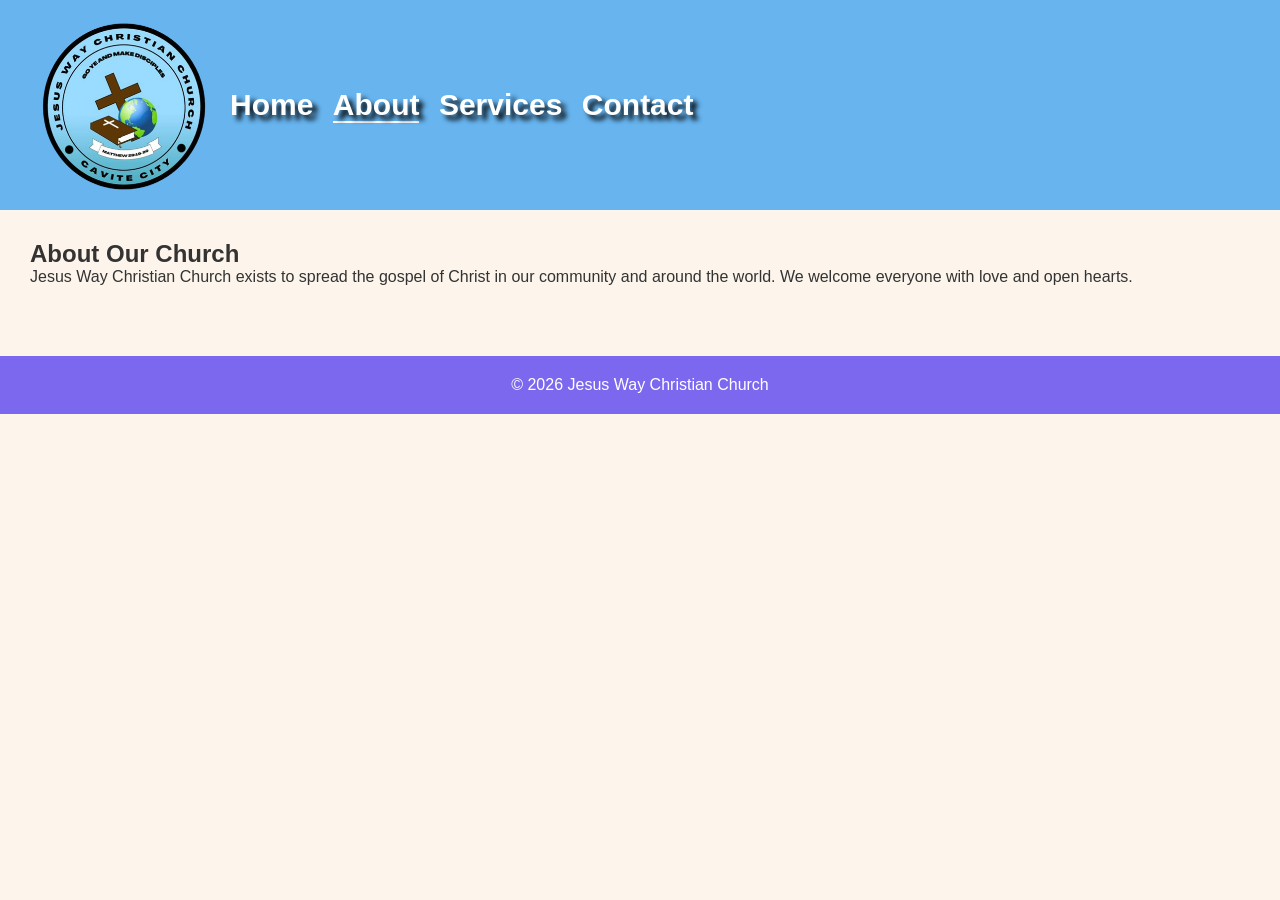
<file: about.html>
<!DOCTYPE html>
<html lang="en">
<head>
    <meta charset="UTF-8">
    <meta name="viewport" content="width=device-width, initial-scale=1.0">
    <title>About Us</title>
    <link rel="stylesheet" href="style.css">
</head>
<body>

<header>
    <img src="golo.png" class="logo" alt="Church Logo">
    <nav>
        <a href="index.html">Home</a>
        <a href="about.html" class="active">About</a>
        <a href="Services.html">Services</a>
        <a href="contact.html">Contact</a>

    </nav>
</header>

<main>
    <h2>About Our Church</h2>
    <p>Jesus Way Christian Church exists to spread the gospel of Christ in our community and around the world. We welcome everyone with love and open hearts.</p>
</main>

<footer>
    &copy; 2026 Jesus Way Christian Church
</footer>

</body>
</html>
</file>
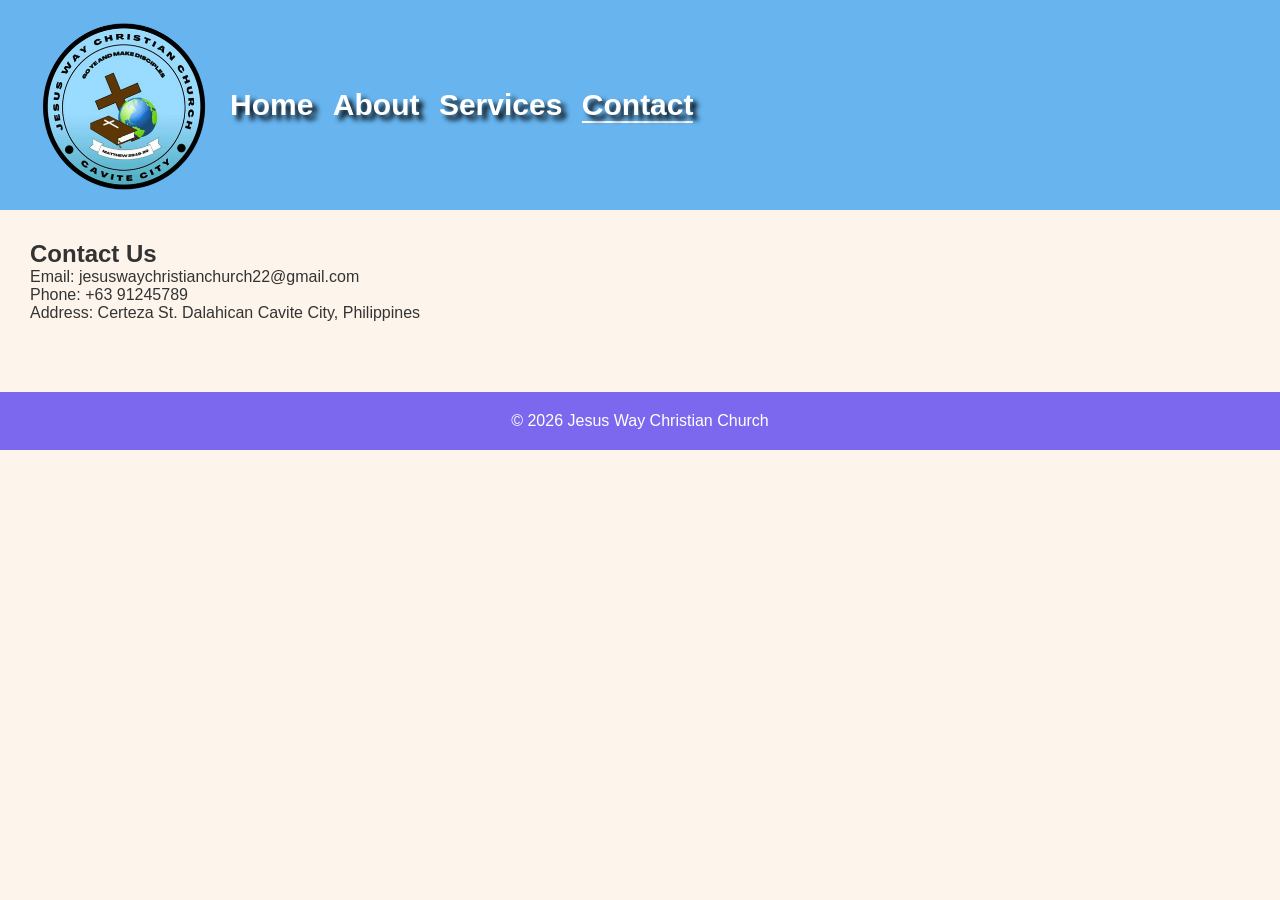
<file: contact.html>
<!DOCTYPE html>
<html lang="en">
<head>
    <meta charset="UTF-8">
    <meta name="viewport" content="width=device-width, initial-scale=1.0">
    <title>Contact Us</title>
    <link rel="stylesheet" href="style.css">
</head>
<body>

<header>
    <img src="golo.png" class="logo" alt="Church Logo">
    <nav>
        <a href="index.html">Home</a>
        <a href="about.html">About</a>
        <a href="Services.html">Services</a>
        <a href="contact.html" class="active">Contact</a>
    </nav>
</header>

<main>
    <h2>Contact Us</h2>
    <p>Email: jesuswaychristianchurch22@gmail.com</p>
    <p>Phone: +63 91245789</p>
    <p>Address: Certeza St. Dalahican Cavite City, Philippines</p>
</main>

<footer>
    &copy; 2026 Jesus Way Christian Church
</footer>

</body>
</html>
</file>
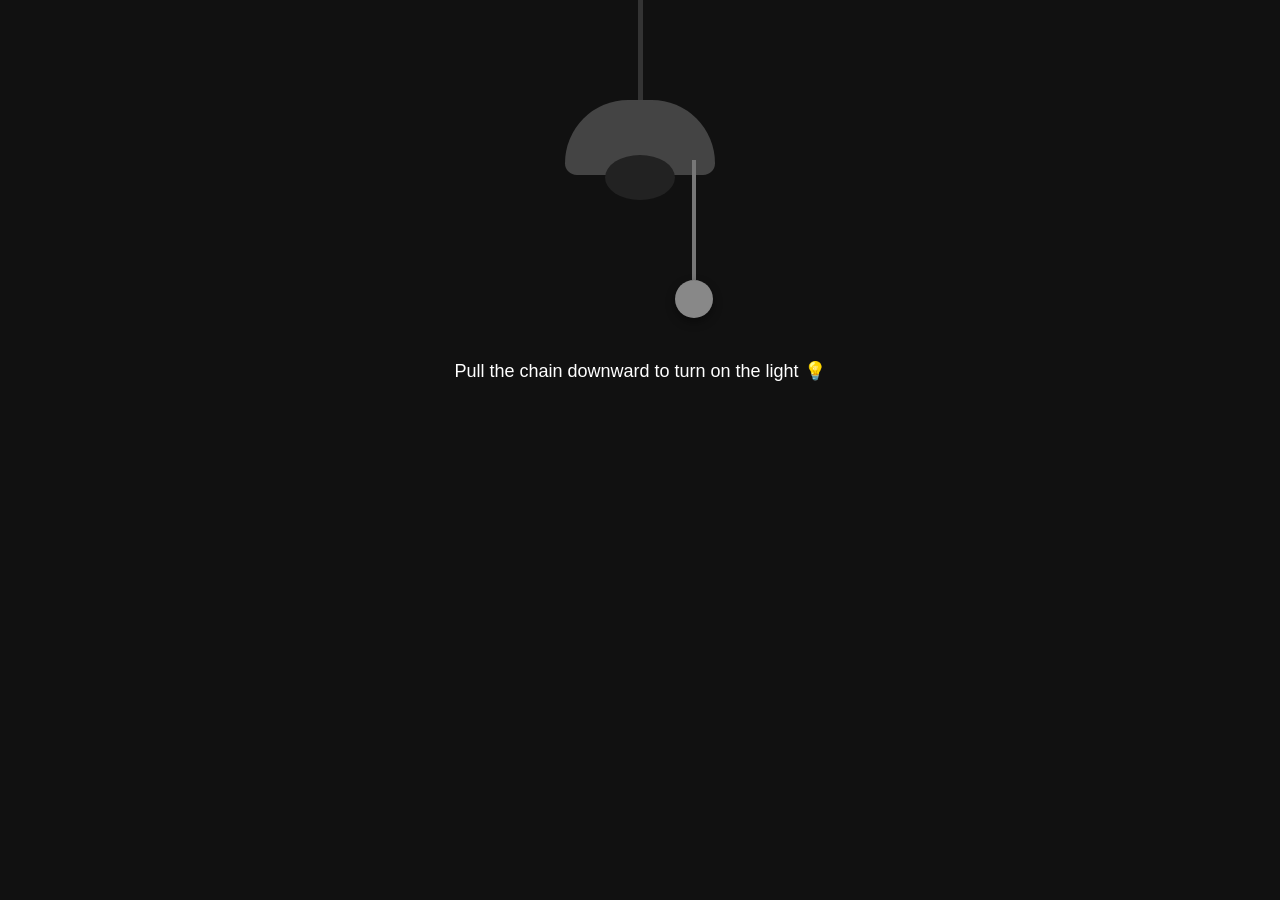
<file: login.html>
<!DOCTYPE html>
<html lang="en">

<head>

    <meta charset="UTF-8">

    <meta name="viewport" content="width=device-width, initial-scale=1.0">

    <title>Login | Jesus Way Christian Church</title>

    <!-- CONNECT CSS -->
    <link rel="stylesheet" href="login.css">

</head>


<body>


    <!-- MAIN LOGIN PAGE -->

    <div class="login-page" id="loginPage">


        <!-- =====================
             LAMP
        ====================== -->

        <div class="lamp-container">


            <!-- LAMP WIRE -->

            <div class="lamp-wire"></div>


            <!-- LAMP -->

            <div class="lamp">

                <!-- LIGHT BULB -->

                <div class="lamp-light"></div>

            </div>


            <!-- =====================
                 PULL CHAIN
            ====================== -->

            <div class="pull-chain-container">


                <!-- CHAIN -->

                <div
                    class="pull-chain"
                    id="pullChain">
                </div>


                <!-- HANDLE -->

                <div
                    class="pull-handle"
                    id="pullHandle">
                </div>


            </div>


        </div>


        <!-- =====================
             INSTRUCTION
        ====================== -->

        <p
            class="instruction"
            id="instruction">

            Pull the chain downward to turn on the light 💡

        </p>


        <!-- =====================
             LOGIN BOX
        ====================== -->

        <div
            class="login-box"
            id="loginBox">


            <h1>Welcome</h1>

            <p>Jesus Way Christian Church</p>


            <!-- LOGIN FORM -->

            <form id="loginForm">


                <!-- USERNAME -->

                <input
                    type="text"
                    id="username"
                    placeholder="Username"
                    required
                >


                <!-- PASSWORD -->

                <input
                    type="password"
                    id="password"
                    placeholder="Password"
                    required
                >


                <!-- LOGIN BUTTON -->

                <button type="submit">

                    LOGIN

                </button>


                <!-- ERROR MESSAGE -->

                <p id="errorMessage"></p>


            </form>


        </div>


    </div>


    <!-- CONNECT JAVASCRIPT -->

    <script src="login.js"></script>


</body>

</html>
</file>
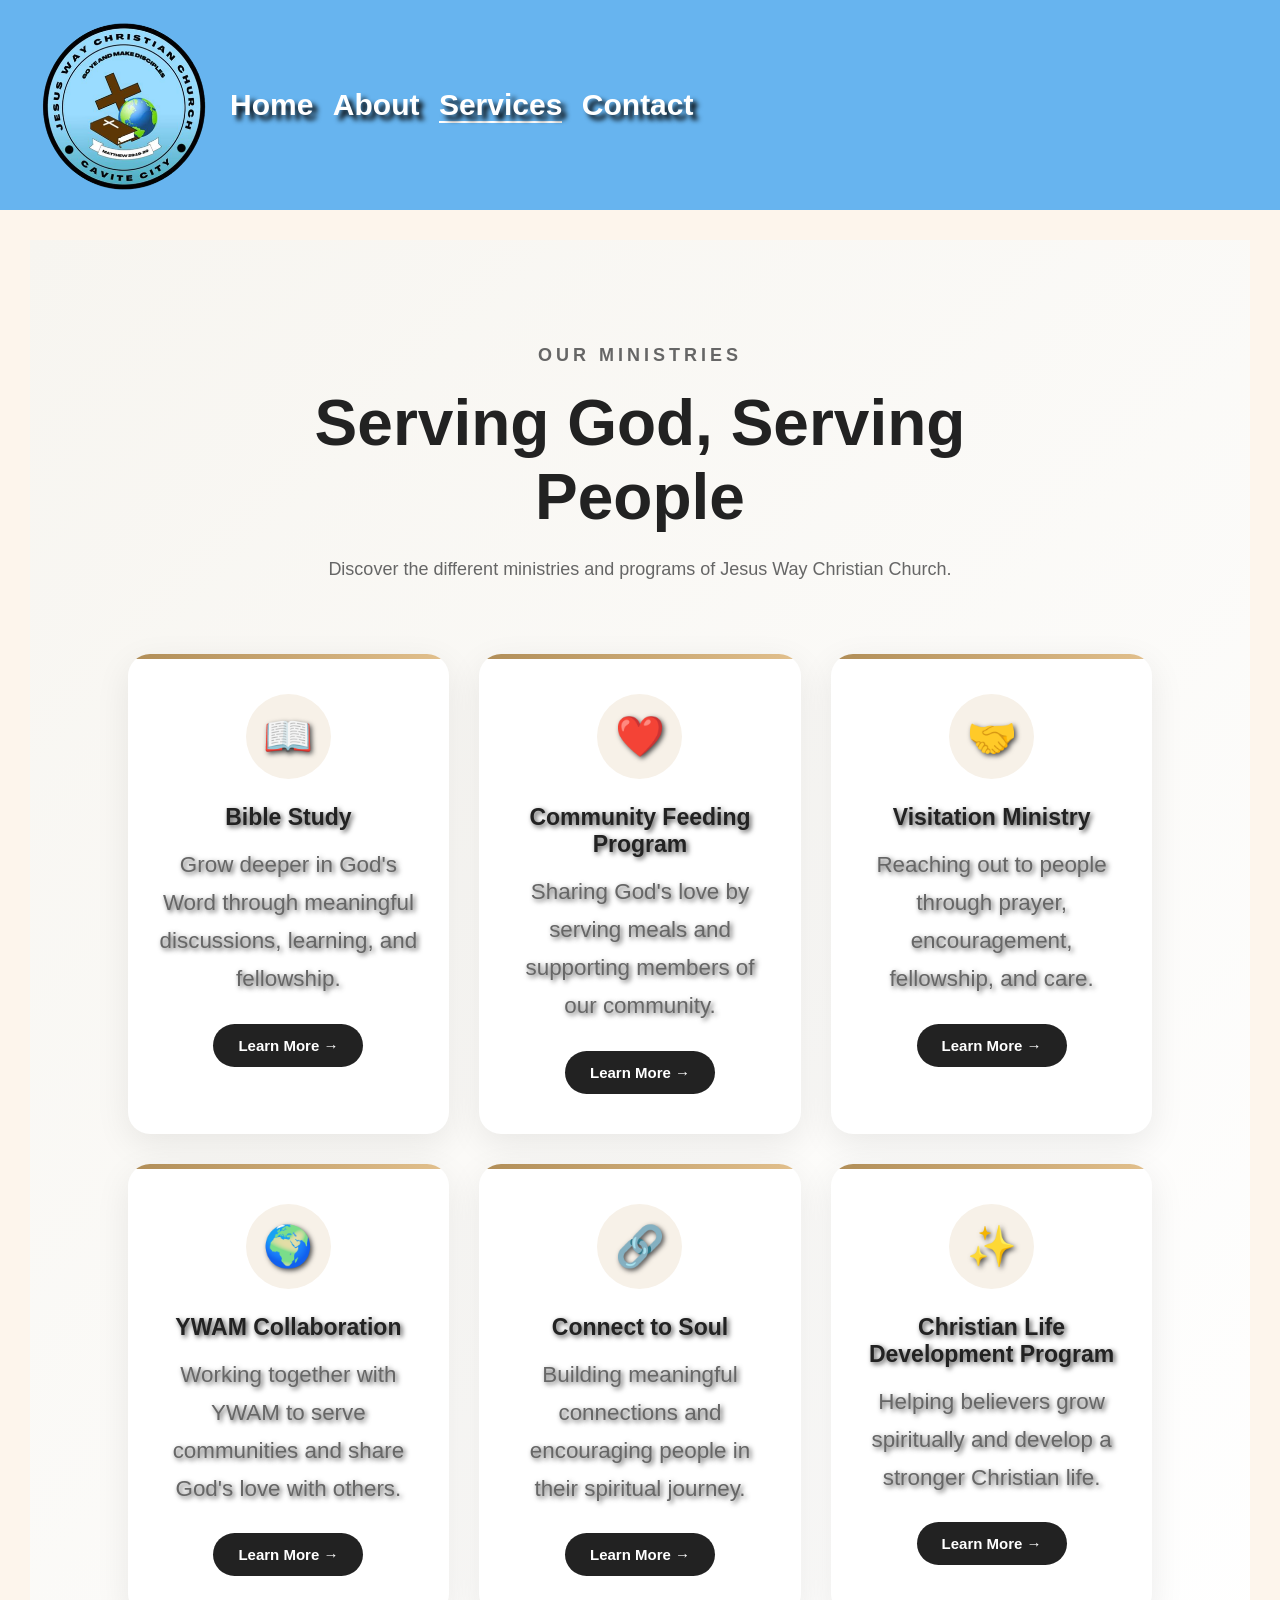
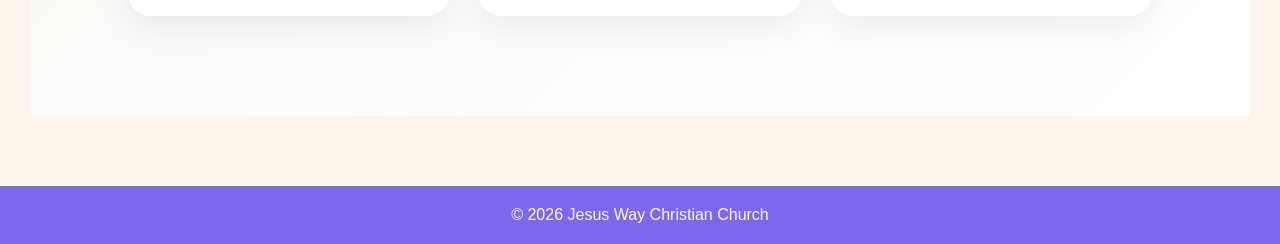
<file: Services.html>
<!DOCTYPE html>
<html lang="en">
<head>
    <meta charset="UTF-8">
    <meta name="viewport" content="width=device-width, initial-scale=1.0">
    <title>Services</title>
    <link rel="stylesheet" href="style.css">
</head>
<body>

<header>
    <img src="golo.png" class="logo" alt="Church Logo">
    <nav>
        <a href="index.html">Home</a>
        <a href="about.html">About</a>
        <a href="Services.html" class="active">Services</a>
        <a href="contact.html">Contact</a>
    </nav>
</header>

<main>
    
       <!-- =====================================
     SERVICES / MINISTRIES
===================================== -->

<section class="services-page">

    <!-- HEADER -->

    <div class="services-header">

        <p class="services-small-title">
            OUR MINISTRIES
        </p>

        <h1>
            Serving God, Serving People
        </h1>

        <p>
            Discover the different ministries and programs of
            Jesus Way Christian Church.
        </p>

    </div>


    <!-- SERVICES CARDS -->

    <div class="services-grid">


        <!-- =====================
             BIBLE STUDY
        ====================== -->

        <div class="service-card">

            <div class="service-icon">
                📖
            </div>

            <h2>
                Bible Study
            </h2>

            <p>
                Grow deeper in God's Word through meaningful
                discussions, learning, and fellowship.
            </p>

            <button class="service-btn" onclick="openService('bible')">
                Learn More →
            </button>

        </div>


        <!-- =====================
             COMMUNITY FEEDING
        ====================== -->

        <div class="service-card">

            <div class="service-icon">
                ❤️
            </div>

            <h2>
                Community Feeding Program
            </h2>

            <p>
                Sharing God's love by serving meals and
                supporting members of our community.
            </p>

            <button
                class="service-btn"
                onclick="openService('Community Feeding Program')">

                Learn More →

            </button>

        </div>


        <!-- =====================
             VISITATION MINISTRY
        ====================== -->

        <div class="service-card">

            <div class="service-icon">
                🤝
            </div>

            <h2>
                Visitation Ministry
            </h2>

            <p>
                Reaching out to people through prayer,
                encouragement, fellowship, and care.
            </p>

            <button
                class="service-btn"
                onclick="openService('Visitation Ministry')">

                Learn More →

            </button>

        </div>


        <!-- =====================
             YWAM
        ====================== -->

        <div class="service-card">

            <div class="service-icon">
                🌍
            </div>

            <h2>
                YWAM Collaboration
            </h2>

            <p>
                Working together with YWAM to serve communities
                and share God's love with others.
            </p>

            <button
                class="service-btn"
                onclick="openService('YWAM Collaboration')">

                Learn More →

            </button>

        </div>


        <!-- =====================
             CONNECT TO SOUL
        ====================== -->

        <div class="service-card">

            <div class="service-icon">
                🔗
            </div>

            <h2>
                Connect to Soul
            </h2>

            <p>
                Building meaningful connections and encouraging
                people in their spiritual journey.
            </p>

            <button
                class="service-btn"
                onclick="openService('Connect to Soul')">

                Learn More →

            </button>

        </div>


        <!-- =====================
             CHRISTIAN LIFE DEVELOPMENT
        ====================== -->

        <div class="service-card">

            <div class="service-icon">
                ✨
            </div>

            <h2>
                Christian Life Development Program
            </h2>

            <p>
                Helping believers grow spiritually and develop
                a stronger Christian life.
            </p>

            <button
                class="service-btn"
                onclick="openService('Christian Life Development Program')">

                Learn More →

            </button>

        </div>


    </div>

</section>
</main>

<!-- SERVICE INFORMATION POPUP -->

<div class="service-modal" id="serviceModal">

    <div class="modal-content">

        <!-- CLOSE BUTTON -->

        <button
            class="close-modal"
            onclick="closeService()">

            &times;

        </button>


        <!-- ICON -->

        <div
            class="modal-icon"
            id="modalIcon">

        </div>


        <!-- TITLE -->

        <h2 id="modalTitle">
            Service Title
        </h2>


        <!-- INFORMATION -->

        <p id="modalDescription">
            Service information will appear here.
        </p>


        <!-- ADDITIONAL INFORMATION -->

        <div class="modal-details">

            <h3>
                About This Ministry
            </h3>

            <p id="modalDetails">

            </p>

        </div>


    </div>

</div>


<!-- CONNECT JAVASCRIPT -->

<script src="script.js"></script>

<footer>
    &copy; 2026 Jesus Way Christian Church
</footer>

</body>
</html>
</file>
<file: style.css>
* {
    margin: 0;
    padding: 0;
    box-sizing: border-box;
}

/* 
   BODY
 */
body {
    font-family: Arial, sans-serif;
    background: rgb(253, 245, 236);
    color: #333;
}

/* 
   HEADER
*/
header {
    display: flex;
    align-items: center;
    padding: 15px 30px;
    background: #1c95f2a9;
    color: white;
}

header .logo {
    width: 180px;
    height: 180px;
    margin-right: 20px;
    border-radius: 50%;
}

header nav a {
    color: white;
    text-decoration: none;
    margin-right: 15px;
    font-weight: bold;
    font-size: 30px;
    text-shadow: 5px 5px 5px black;
}

header nav a.active {
    border-bottom: 2px solid #fff;
}


/* 
   HERO SECTION 
*/
.hero {
    position: relative;
    height: 100vh; /* Full screen height */
    background: url(DSC04846.JPG) center/cover no-repeat;
    display: flex;
    align-items: center;
    justify-content: center;
    text-align: center;
    color: white;
    
    
}

/* ========================================
   MODERN ANIMATED HERO SECTION
======================================== */


/* HERO */

.hero {

    height: 100vh;

    min-height: 650px;

    position: relative;

    overflow: hidden;

    display: flex;

    align-items: center;

    justify-content: center;

    text-align: center;

}


/* ========================================
   MOVING BACKGROUND
======================================== */

.hero-background {

    position: absolute;

    top: -5%;

    left: -5%;

    width: 110%;

    height: 110%;


    /* CHANGE hero.jpg TO YOUR IMAGE NAME */

    background-image: url("hero.jpg");

    background-size: cover;

    background-position: center;

    background-repeat: no-repeat;


    animation: moveBackground 20s ease-in-out infinite alternate;

    z-index: 0;

}


/* BACKGROUND MOVEMENT */

@keyframes moveBackground {

    0% {

        transform: scale(1);

        background-position: center center;

    }


    50% {

        transform: scale(1.1);

        background-position: 55% 45%;

    }


    100% {

        transform: scale(1.15);

        background-position: 45% 55%;

    }

}


/* ========================================
   DARK OVERLAY
======================================== */

.hero-overlay {

    position: absolute;

    inset: 0;

    background:

        linear-gradient(
            rgba(0, 0, 0, 0.65),
            rgba(0, 0, 0, 0.45)
        );

    z-index: 1;

}


/* ========================================
   HERO CONTENT
======================================== */

.hero-content {

    position: relative;

    z-index: 2;

    color: white;

    max-width: 1000px;

    padding: 20px;

}


/* WELCOME TEXT */

.welcome-text {

    font-size: 18px;

    letter-spacing: 6px;

    font-weight: bold;

    margin-bottom: 20px;

    color: #f4d27a;

    opacity: 0;

    animation: fadeDown 1s ease forwards;

}


/* MAIN TITLE */

.hero-content h1 {

    font-size: clamp(45px, 7vw, 100px);

    line-height: 1;

    margin-bottom: 25px;

    text-transform: uppercase;

    letter-spacing: 3px;

    opacity: 0;

    animation: fadeUp 1.2s ease forwards;

    animation-delay: 0.4s;

}


/* SUBTITLE */

.hero-subtitle {

    font-size: clamp(18px, 2vw, 26px);

    letter-spacing: 2px;

    margin-bottom: 35px;

    opacity: 0;

    animation: fadeUp 1.2s ease forwards;

    animation-delay: 0.8s;

}


.hero-subtitle span {

    color: #f4d27a;

    margin: 0 8px;

}


/* ========================================
   BUTTONS
======================================== */

.hero-buttons {

    display: flex;

    justify-content: center;

    gap: 15px;

    flex-wrap: wrap;

    opacity: 0;

    animation: fadeUp 1s ease forwards;

    animation-delay: 1.2s;

}


.hero-btn {

    padding: 15px 30px;

    border-radius: 30px;

    text-decoration: none;

    font-weight: bold;

    transition: all 0.3s ease;

}


/* PRIMARY BUTTON */

.primary-btn {

    background: #f4d27a;

    color: #222;

}


/* SECONDARY BUTTON */

.secondary-btn {

    border: 2px solid white;

    color: white;

}


/* BUTTON HOVER */

.hero-btn:hover {

    transform: translateY(-5px);

    box-shadow: 0 10px 25px rgba(0, 0, 0, 0.4);

}


.primary-btn:hover {

    background: white;

}


.secondary-btn:hover {

    background: white;

    color: #222;

}


/* ========================================
   SCROLL INDICATOR
======================================== */

.scroll-indicator {

    position: absolute;

    z-index: 2;

    bottom: 30px;

    left: 50%;

    transform: translateX(-50%);

    color: white;

    text-align: center;

    font-size: 14px;

    letter-spacing: 2px;

    opacity: 0;

    animation: fadeIn 1s ease forwards;

    animation-delay: 1.8s;

}


.scroll-arrow {

    font-size: 28px;

    margin-top: 5px;

    animation: bounce 1.5s infinite;

}


/* ========================================
   TEXT ANIMATIONS
======================================== */

@keyframes fadeDown {

    from {

        opacity: 0;

        transform: translateY(-40px);

    }


    to {

        opacity: 1;

        transform: translateY(0);

    }

}


@keyframes fadeUp {

    from {

        opacity: 0;

        transform: translateY(40px);

    }


    to {

        opacity: 1;

        transform: translateY(0);

    }

}


@keyframes fadeIn {

    from {

        opacity: 0;

    }


    to {

        opacity: 1;

    }

}


/* ARROW BOUNCE */

@keyframes bounce {

    0%,
    100% {

        transform: translateY(0);

    }


    50% {

        transform: translateY(10px);

    }

}


/* ========================================
   MOBILE
======================================== */

@media (max-width: 600px) {

    .hero {

        min-height: 600px;

    }


    .welcome-text {

        font-size: 13px;

        letter-spacing: 4px;

    }


    .hero-content h1 {

        letter-spacing: 1px;

    }


    .hero-buttons {

        flex-direction: column;

        align-items: center;

    }


    .hero-btn {

        width: 230px;

    }

}


/* Dark overlay */
.hero::before {
    content: "";
    position: absolute;
    inset: 0;
    background: rgba(0, 0, 0, 0.6);
}

/* Keep text above overlay */
.hero h1,
.hero p {
    position: relative;
    z-index: 1;
}

.hero h1 {
    font-size: 4rem;
    margin-bottom: 20px;
    text-shadow: 5px 5px 5px black;
}

.hero p {
    font-size: 1.5rem;
}

.featured {
    font-size: 3rem;
    padding: 10px;

}

.slideshow-container img {
    margin-left: 30px;
    margin-right: 30px  ;
}

/*
FEATURES
*/
.slideshow-container img {
  width: 800px;
  height: auto;
}

.featured h2 {
    font-size: 3rem;
    font-style: oblique;
}

.featured p {
    font-size: 6rem;
    font-weight: bolder;
}


/* 
   SECTIONS
 */
main, .featured {
    padding: 30px;
}

/* 
   FOOTER
 */
footer {
    text-align: center;
    padding: 20px;
    background: #7b68ee;
    color: white;
    margin-top: 40px;
}

/* 
   WEEKLY SERVICES SECTION
*/
.weekly-services {
    padding: 50px 20px;
    background-color: #f3f3f3;
    text-align: center;
}

.weekly-services h2 {
    font-size: 5rem;
    margin-bottom: 30px;
    color: #4b0082;
    text-shadow: 5px 5px 5px rgba(101, 92, 92, 0.21);
}

/* Services Container */
.services-container {
    display: flex;
    flex-wrap: wrap;
    justify-content: center;
    gap: 20px;
}

/* Individual Card */
.service-card {
    background-color: white;
    border-radius: 12px;
    box-shadow: 0 4px 10px rgba(0,0,0,0.1);
    width: 400px;
    padding: 20px;
    text-align: center;
    transition: transform 0.3s, box-shadow 0.3s;
    text-shadow: 2px 2px 5px rgb(74, 74, 74);
}

.service-card:hover {
    transform: translateY(-5px);
    box-shadow: 0 8px 20px rgba(0,0,0,0.15);
}

.service-card img {
    width: 100%;
    height: 180px;
    object-fit: cover;
    border-radius: 8px;
    margin-bottom: 15px;
}

.service-card h3 {
    font-size: 1.9rem;
    margin-bottom: 10px;
    color: #4b0082;
    text-align: center;
}

.service-card p {
    font-size: 1.4rem;
    margin-bottom: 15px;
    color: #333;
    text-align: center;

}

.service-card .schedule {
    list-style: none;
    padding: 20px;
    margin: 0;
    color: #333;
}

.service-card .schedule li {
    margin-bottom: 12px;
    font-size: 1.4rem;
}

/* =====================================
   SERVICES PAGE
===================================== */

.services-page {

    min-height: 100vh;

    padding: 100px 8%;

    background:
        linear-gradient(
            135deg,
            #f7f5f0,
            #ffffff
        );

}


/* =====================================
   HEADER
===================================== */

.services-header {

    max-width: 750px;

    margin: auto;

    text-align: center;

    margin-bottom: 70px;

}


.services-small-title {

    color: #b08d57;

    font-size: 14px;

    font-weight: bold;

    letter-spacing: 4px;

    margin-bottom: 15px;

}


.services-header h1 {

    font-size: clamp(38px, 5vw, 65px);

    color: #222;

    margin-bottom: 20px;

}


.services-header p {

    font-size: 18px;

    color: #666;

    line-height: 1.7;

}


/* =====================================
   SERVICES GRID
===================================== */

.services-grid {

    display: grid;

    grid-template-columns:
        repeat(auto-fit, minmax(280px, 1fr));

    gap: 30px;

    max-width: 1250px;

    margin: auto;

}


/* =====================================
   SERVICE CARD
===================================== */

.service-card {

    background: white;

    border-radius: 22px;

    padding: 40px 30px;

    text-align: center;

    box-shadow:
        0 10px 35px rgba(0, 0, 0, 0.08);

    transition:
        transform 0.4s ease,
        box-shadow 0.4s ease;

    position: relative;

    overflow: hidden;

}


/* TOP DECORATION */

.service-card::before {

    content: "";

    position: absolute;

    top: 0;

    left: 0;

    width: 100%;

    height: 5px;

    background:
        linear-gradient(
            90deg,
            #b08d57,
            #e2c08d
        );

}


/* HOVER */

.service-card:hover {

    transform:
        translateY(-12px);

    box-shadow:
        0 25px 50px rgba(0, 0, 0, 0.15);

}


/* =====================================
   ICON
===================================== */

.service-icon {

    width: 85px;

    height: 85px;

    margin: 0 auto 25px;

    border-radius: 50%;

    display: flex;

    align-items: center;

    justify-content: center;

    font-size: 40px;

    background:
        #f7f1e8;

    transition:
        transform 0.4s ease;

}


.service-card:hover .service-icon {

    transform:
        rotate(8deg)
        scale(1.1);

}


/* =====================================
   TEXT
===================================== */

.service-card h2 {

    font-size: 23px;

    color: #222;

    margin-bottom: 15px;

}


.service-card p {

    color: #666;

    line-height: 1.7;

    margin-bottom: 25px;

}


/* =====================================
   BUTTON
===================================== */

.service-btn {

    border: none;

    background: #222;

    color: white;

    padding: 13px 25px;

    border-radius: 30px;

    cursor: pointer;

    font-size: 15px;

    font-weight: bold;

    transition: 0.3s;

}


.service-btn:hover {

    background: #b08d57;

    transform:
        translateY(-3px);

}


/* =====================================
   MOBILE
===================================== */

@media (max-width: 600px) {

    .services-page {

        padding:
            70px 20px;

    }


    .services-header {

        margin-bottom: 45px;

    }


    .service-card {

        padding:
            35px 25px;

    }

}

/* =====================================
   FIX SERVICE CARD OVERLAPPING
===================================== */

.services-grid {

    display: grid;

    grid-template-columns: repeat(3, 1fr);

    gap: 30px;

    width: 100%;

    max-width: 1200px;

    margin: 0 auto;

    align-items: stretch;

}


/* FORCE CARDS TO FIT INSIDE GRID */

.service-card {

    width: 100%;

    min-width: 0;

    margin: 0;

    position: relative;

    left: auto;

    right: auto;

    top: auto;

    bottom: auto;

    box-sizing: border-box;

}


/* TABLET */

@media (max-width: 1000px) {

    .services-grid {

        grid-template-columns: repeat(2, 1fr);

    }

}


/* MOBILE */

@media (max-width: 650px) {

    .services-grid {

        grid-template-columns: 1fr;

        gap: 20px;

    }

}

.sunday-service {
    text-align: center;
}

.sunday-service h2 {
    font-size: 60px;
    font-style: italic;
}
.sunday-service {
    text-align: center;
}

.sunday-service h2 {
    font-size: 60px;
    font-style: italic;
}


/* Slider container */

.slider-container {
    position: relative;
    width: 90%;
    max-width: 1200px;
    margin: auto;
    overflow: hidden;
}


/* Slider */

.slider {
    display: flex;
    transition: transform 0.5s ease;
}


/* Images */

.slider img {
    width: 100%;
    height: 600px;
    object-fit: contain;

    flex: 0 0 100%;

    border-radius: 10px;
}


/* Arrow buttons */

.arrow {
    position: absolute;

    top: 50%;
    transform: translateY(-50%);

    z-index: 10;

    width: 60px;
    height: 60px;

    border: none;
    border-radius: 50%;

    font-size: 35px;

    cursor: pointer;

    background-color: white;

    box-shadow: 0 2px 10px rgba(0,0,0,0.4);
}


/* Left Arrow */

.left-arrow {
    left: 20px;
}


/* Right Arrow */

.right-arrow {
    right: 20px;
}


/* Hover Effect */

.arrow:hover {
    transform: translateY(-50%) scale(1.1);
}
/* 
   MOBILE RESPONSIVE
 */
@media (max-width: 768px) {
    header {
        flex-direction: column;
        text-align: center;
    }

    header nav a {
        display: inline-block;
        margin: 10px;
        font-size: 18px;
    }

    .hero h1 {
        font-size: 2.2rem;
    }

    .hero p {
        font-size: 1.1rem;
    }
}

/* =====================================
   WORD OF GOD SLIDER
===================================== */

.slider-container {

    display: flex;

    align-items: center;

    justify-content: center;

    gap: 20px;

    max-width: 1100px;

    margin: auto;

}


/* IMAGE VIEWING AREA */

.slider {

    width: min(900px, 80vw);

    overflow: hidden;

    border-radius: 12px;

}


/* ALL SLIDES */

.slider img {

    width: 100%;

    height: auto;

    max-height: 600px;

    object-fit: contain;

    display: none;

    border-radius: 12px;

    cursor: zoom-in;

}


/* ACTIVE IMAGE */

.slider img.active {

    display: block;

    animation: imageFade 0.5s ease;

}


/* SMOOTH FADE */

@keyframes imageFade {

    from {

        opacity: 0;

        transform: scale(0.98);

    }

    to {

        opacity: 1;

        transform: scale(1);

    }

}


/* ARROWS */

.arrow {

    width: 60px;

    height: 60px;

    border: none;

    border-radius: 50%;

    background: #333;

    color: white;

    font-size: 32px;

    cursor: pointer;

    transition: 0.3s;

    flex-shrink: 0;

}


.arrow:hover {

    transform: scale(1.1);

    background: #f4d27a;

    color: #222;

}


/* SLIDE NUMBER */

.slide-counter {

    margin-top: 20px;

    font-size: 18px;

    font-weight: bold;

    letter-spacing: 2px;

}


/* INSTRUCTION */

.image-instruction {

    margin-top: 8px;

    font-size: 14px;

    opacity: 0.7;

}


/* =====================================
   FULLSCREEN MODAL
===================================== */

.image-modal {

    display: none;

    position: fixed;

    inset: 0;

    z-index: 9999;

    background: rgba(0, 0, 0, 0.95);

    justify-content: center;

    align-items: center;

    padding: 50px 80px;

}


/* SHOW MODAL */

.image-modal.show {

    display: flex;

}


/* LARGE IMAGE */

#modalImage {

    max-width: 100%;

    max-height: 85vh;

    object-fit: contain;

    border-radius: 10px;

    animation: imageFade 0.4s ease;

}


/* CLOSE BUTTON */

.close-modal {

    position: absolute;

    top: 15px;

    right: 30px;

    font-size: 50px;

    color: white;

    cursor: pointer;

    z-index: 10000;

}


/* MODAL ARROWS */

.modal-arrow {

    position: absolute;

    top: 50%;

    transform: translateY(-50%);

    width: 60px;

    height: 60px;

    border: none;

    border-radius: 50%;

    font-size: 30px;

    cursor: pointer;

    background: rgba(255, 255, 255, 0.2);

    color: white;

}


.modal-left {

    left: 20px;

}


.modal-right {

    right: 20px;

}


/* MODAL COUNTER */

.modal-counter {

    position: absolute;

    bottom: 20px;

    color: white;

    font-size: 18px;

    font-weight: bold;

}


/* =====================================
   MOBILE
===================================== */

@media (max-width: 768px) {

    .slider-container {

        gap: 8px;

    }


    .slider {

        width: 78vw;

    }


    .arrow {

        width: 45px;

        height: 45px;

        font-size: 24px;

    }


    .image-modal {

        padding: 20px 10px;

    }


    .modal-arrow {

        width: 45px;

        height: 45px;

        font-size: 24px;

    }


    .modal-left {

        left: 5px;

    }


    .modal-right {

        right: 5px;

    }

}
/* =====================================
   FEATURED + UPCOMING EVENTS LAYOUT
===================================== */

.featured-events-section {

    display: grid;

    grid-template-columns: 1.2fr 0.8fr;

    gap: 50px;

    align-items: center;

    padding: 80px 8%;

    background: #f7f5f0;

}


/* =====================================
   ANNIVERSARY AREA - LEFT
===================================== */

.anniversary-area {

    text-align: center;

}


.anniversary-area h2 {

    font-size: 42px;

    margin-bottom: 25px;

}


.anniversary-gif {

    width: 100%;

    max-width: 750px;

    border-radius: 20px;

    display: block;

    margin: auto;

    box-shadow:
        0 15px 40px rgba(0, 0, 0, 0.15);

}


/* =====================================
   UPCOMING EVENTS - RIGHT
===================================== */

.upcoming-events-side {

    padding: 30px;

}


.upcoming-events-side h2 {

    font-size: 42px;

    margin-bottom: 30px;

}


.section-small-title {

    color: #b08d57;

    font-size: 13px;

    font-weight: bold;

    letter-spacing: 3px;

    margin-bottom: 10px;

}


/* =====================================
   EVENTS LIST
===================================== */

.events-list {

    display: flex;

    flex-direction: column;

    gap: 18px;

}


/* =====================================
   EVENT CARD
===================================== */

.event-card {

    background: white;

    border-radius: 15px;

    padding: 18px;

    display: flex;

    align-items: center;

    gap: 18px;

    box-shadow:
        0 8px 25px rgba(0, 0, 0, 0.08);

    transition:
        transform 0.3s ease,
        box-shadow 0.3s ease;

}


.event-card:hover {

    transform: translateX(-8px);

    box-shadow:
        0 15px 35px rgba(0, 0, 0, 0.15);

}


/* DATE BOX */

.event-date {

    min-width: 70px;

    height: 70px;

    border-radius: 12px;

    background:
        linear-gradient(
            135deg,
            #b08d57,
            #d4b483
        );

    color: white;

    display: flex;

    flex-direction: column;

    justify-content: center;

    align-items: center;

}


.event-month {

    font-size: 12px;

    font-weight: bold;

}


.event-day {

    font-size: 26px;

    font-weight: bold;

}


/* EVENT CONTENT */

.event-content h3 {

    font-size: 18px;

    margin-bottom: 6px;

    color: #222;

}


.event-time {

    color: #777;

    font-size: 14px;

}


/* =====================================
   MOBILE DESIGN
===================================== */

@media (max-width: 900px) {

    .featured-events-section {

        grid-template-columns: 1fr;

        gap: 40px;

    }


    .upcoming-events-side {

        padding: 10px;

    }


    .upcoming-events-side h2 {

        text-align: center;

        font-size: 36px;

    }


    .section-small-title {

        text-align: center;

    }

}

/* =====================================
   SERVICE INFORMATION POPUP
===================================== */

.service-modal {

    display: none;

    position: fixed;

    inset: 0;

    background: rgba(0, 0, 0, 0.65);

    z-index: 9999;

    justify-content: center;

    align-items: center;

    padding: 20px;

}


/* SHOW MODAL */

.service-modal.show {

    display: flex;

}


/* MODAL BOX */

.modal-content {

    width: 100%;

    max-width: 600px;

    background: white;

    border-radius: 25px;

    padding: 45px;

    text-align: center;

    position: relative;

    box-shadow:
        0 25px 70px rgba(0, 0, 0, 0.35);

    animation: modalOpen 0.4s ease;

}


/* ANIMATION */

@keyframes modalOpen {

    from {

        opacity: 0;

        transform: translateY(30px) scale(0.95);

    }

    to {

        opacity: 1;

        transform: translateY(0) scale(1);

    }

}


/* CLOSE BUTTON */

.close-modal {

    position: absolute;

    top: 15px;

    right: 20px;

    border: none;

    background: none;

    font-size: 35px;

    cursor: pointer;

    color: #333;

}


.close-modal:hover {

    color: #b08d57;

}


/* MODAL ICON */

.modal-icon {

    font-size: 60px;

    margin-bottom: 15px;

}


/* TITLE */

.modal-content h2 {

    font-size: 32px;

    color: #222;

    margin-bottom: 20px;

}


/* DESCRIPTION */

.modal-content > p {

    font-size: 17px;

    color: #666;

    line-height: 1.7;

    margin-bottom: 25px;

}


/* DETAILS BOX */

.modal-details {

    background: #f7f5f0;

    padding: 25px;

    border-radius: 15px;

    text-align: left;

}


.modal-details h3 {

    color: #b08d57;

    margin-bottom: 10px;

}


.modal-details p {

    color: #555;

    line-height: 1.7;

}


/* MOBILE */

@media (max-width: 600px) {

    .modal-content {

        padding: 35px 25px;

    }

}
</file>
<file: login.css>
* {
    margin: 0;
    padding: 0;
    box-sizing: border-box;
}


body {
    font-family: Arial, sans-serif;
}


/* =====================
   MAIN PAGE
===================== */

.login-page {

    min-height: 100vh;

    display: flex;

    flex-direction: column;

    align-items: center;

    background: #111;

    overflow: hidden;

    position: relative;

    transition: background 1.5s ease;
}


/* =====================
   LAMP
===================== */

.lamp-container {

    position: relative;

    height: 350px;

    width: 300px;

    display: flex;

    flex-direction: column;

    align-items: center;
}


/* LAMP WIRE */

.lamp-wire {

    width: 5px;

    height: 100px;

    background: #333;
}


/* LAMP SHADE */

.lamp {

    width: 150px;

    height: 75px;

    background: #444;

    border-radius: 80px 80px 15px 15px;

    position: relative;

    display: flex;

    justify-content: center;

    align-items: flex-end;
}


/* LIGHT BULB */

.lamp-light {

    width: 70px;

    height: 45px;

    background: #222;

    border-radius: 50%;

    position: absolute;

    bottom: -25px;

    transition: all 1s ease;
}


/* =====================
   PULL CHAIN
===================== */

.pull-chain-container {
    position: absolute;

    top: 160px;

    /* Move chain closer to the lamp */
    left: 185px;

    display: flex;
    flex-direction: column;
    align-items: center;

    z-index: 100;
}

/* CHAIN */

.pull-chain {

    width: 4px;

    height: 120px;

    background: #777;

    transition: height 0.1s;
}


/* HANDLE */

.pull-handle {

    width: 38px;

    height: 38px;

    background: #888;

    border-radius: 50%;

    cursor: grab;

    user-select: none;

    touch-action: none;

    z-index: 101;

    position: relative;

    box-shadow: 0 4px 10px rgba(0, 0, 0, 0.4);
}


.pull-handle:active {

    cursor: grabbing;
}


/* =====================
   INSTRUCTION
===================== */

.instruction {

    color: white;

    font-size: 18px;

    margin-top: 10px;

    transition: opacity 0.5s ease;
}


/* =====================
   LOGIN BOX
===================== */

.login-box {

    width: 350px;

    padding: 40px;

    margin-top: 30px;

    background: white;

    border-radius: 20px;

    text-align: center;

    opacity: 0;

    transform: translateY(40px);

    pointer-events: none;

    transition: all 1s ease;

    box-shadow: 0 15px 40px rgba(0, 0, 0, 0.3);
}


.login-box h1 {

    margin-bottom: 10px;
}


.login-box p {

    margin-bottom: 25px;

    color: #666;
}


.login-box input {

    width: 100%;

    padding: 15px;

    margin-bottom: 15px;

    border: 1px solid #ccc;

    border-radius: 8px;

    font-size: 16px;
}


.login-box button {

    width: 100%;

    padding: 15px;

    border: none;

    border-radius: 8px;

    cursor: pointer;

    background: #333;

    color: white;

    font-size: 16px;

    font-weight: bold;

    transition: 0.3s;
}


.login-box button:hover {

    transform: scale(1.03);

    background: #555;
}


/* =====================
   LIGHT ON
===================== */

.light-on {

    background: #f5f1e8;
}


/* LAMP GLOW */

.light-on .lamp-light {

    background: #ffd95a;

    box-shadow:

        0 0 30px #ffd95a,

        0 0 80px #ffd95a,

        0 0 150px rgba(255, 217, 90, 0.8);
}


/* SHOW LOGIN */

.light-on .login-box {

    opacity: 1;

    transform: translateY(0);

    pointer-events: auto;
}


/* HIDE INSTRUCTION */

.light-on .instruction {

    opacity: 0;

    pointer-events: none;
}


/* ERROR MESSAGE */

#errorMessage {

    color: red;

    margin-top: 10px;

    font-size: 14px;
}
</file>
